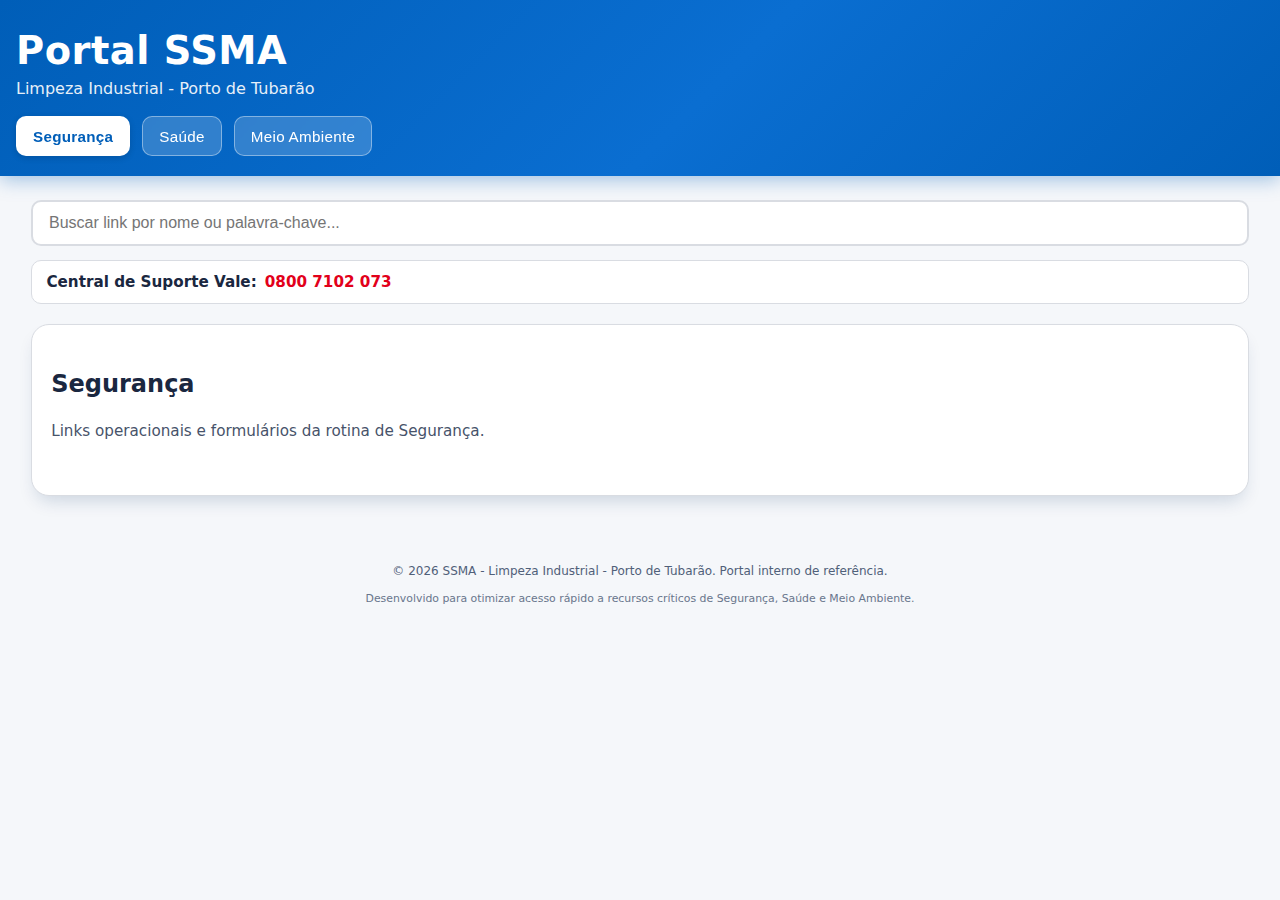
<file: index.html>
<!DOCTYPE html>
<html lang="pt-BR">
<head>
  <meta charset="UTF-8" />
  <title>Portal SSMA - Limpeza Industrial - Porto de Tubarão</title>
  <meta name="viewport" content="width=device-width,initial-scale=1" />
  <meta name="description" content="Portal unificado de links e recursos das áreas de Segurança, Saúde e Meio Ambiente (SSMA) - Limpeza Industrial - Porto de Tubarão." />
  <link rel="stylesheet" href="style.css" />
</head>
<body>
  <header class="app-header">
    <div class="branding">
      <h1>Portal SSMA</h1>
      <p class="subtitle">Limpeza Industrial - Porto de Tubarão</p>
    </div>
    <nav class="main-nav" aria-label="Seções principais">
      <button class="nav-btn active" data-target="seguranca" aria-controls="seguranca" aria-selected="true">Segurança</button>
      <button class="nav-btn" data-target="saude" aria-controls="saude" aria-selected="false">Saúde</button>
      <button class="nav-btn" data-target="meio-ambiente" aria-controls="meio-ambiente" aria-selected="false">Meio Ambiente</button>
    </nav>
  </header>

  <main>
    <section class="utilities">
      <label for="search" class="sr-only">Buscar links</label>
      <input id="search" type="search" placeholder="Buscar link por nome ou palavra-chave..." aria-label="Buscar link" />
      <div class="info-box">
        <strong>Central de Suporte Vale:</strong> <span class="tel">0800 7102 073</span>
      </div>
    </section>

    <section id="seguranca" class="tab-panel active" role="tabpanel" aria-labelledby="seguranca-tab">
      <h2>Segurança</h2>
      <p class="section-desc">Links operacionais e formulários da rotina de Segurança.</p>
      <div class="cards" id="seguranca-links"></div>
    </section>

    <section id="saude" class="tab-panel" role="tabpanel" aria-labelledby="saude-tab">
      <h2>Saúde</h2>
      <p class="section-desc">Recursos de saúde ocupacional, monitoramentos e formulários. (Preencher futuramente)</p>
      <div class="cards" id="saude-links">
        <div class="empty-hint">
          <p>Sem links cadastrados ainda. Envie a lista para adicionar.</p>
        </div>
      </div>
    </section>

    <section id="meio-ambiente" class="tab-panel" role="tabpanel" aria-labelledby="meio-ambiente-tab">
      <h2>Meio Ambiente</h2>
      <p class="section-desc">Ferramentas e fontes de controle ambiental. (Preencher futuramente)</p>
      <div class="cards" id="meio-ambiente-links">
        <div class="empty-hint">
          <p>Sem links cadastrados ainda. Envie a lista para adicionar.</p>
        </div>
      </div>
    </section>
  </main>

  <footer class="app-footer">
    <p>&copy; <span id="year"></span> SSMA - Limpeza Industrial - Porto de Tubarão. Portal interno de referência.</p>
    <p class="small">Desenvolvido para otimizar acesso rápido a recursos críticos de Segurança, Saúde e Meio Ambiente.</p>
  </footer>

  <script src="script.js"></script>
</body>
</html>
</file>
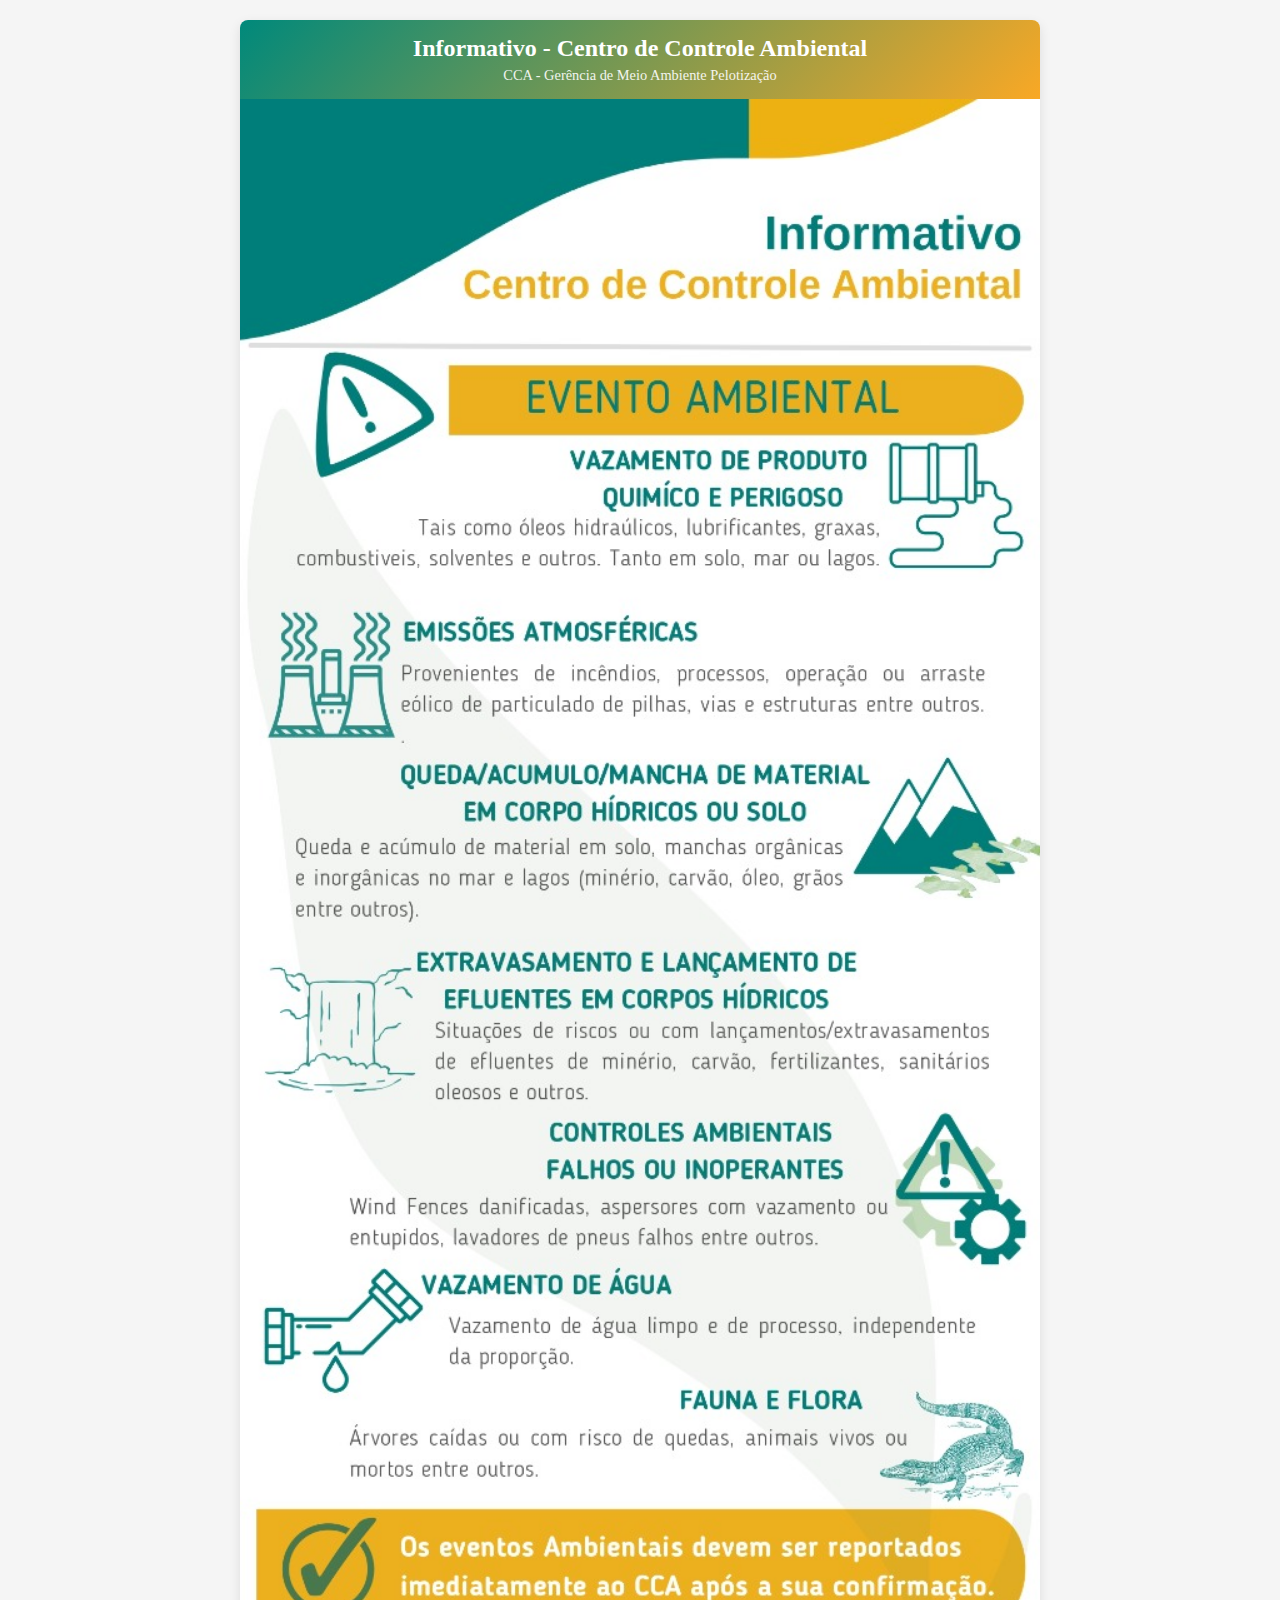
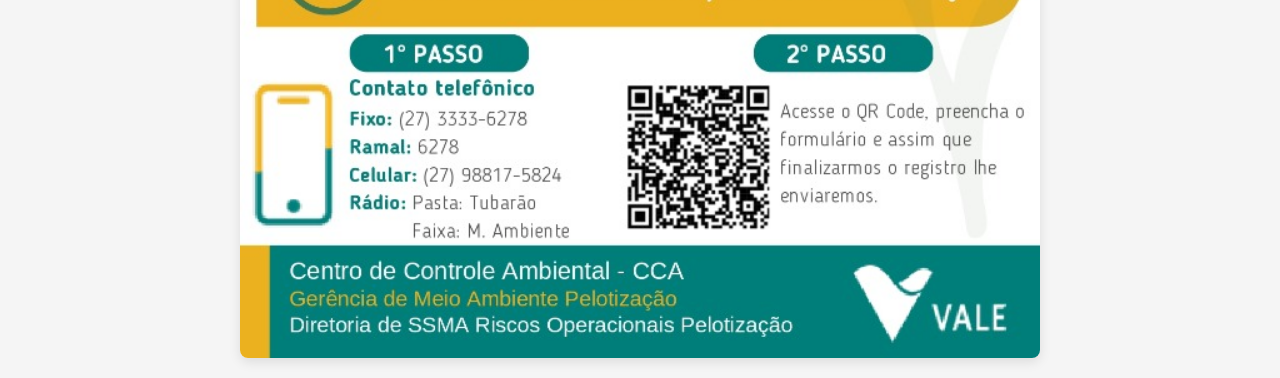
<file: assets/cca-informativo.html>
<!DOCTYPE html>
<html lang="pt-BR">
<head>
  <meta charset="UTF-8">
  <meta name="viewport" content="width=device-width, initial-scale=1.0">
  <title>Informativo CCA - Centro de Controle Ambiental</title>
  <style>
    * {
      margin: 0;
      padding: 0;
      box-sizing: border-box;
    }
    body {
      background: #f5f5f5;
      display: flex;
      justify-content: center;
      align-items: center;
      min-height: 100vh;
      padding: 20px;
    }
    .container {
      max-width: 800px;
      width: 100%;
      background: white;
      border-radius: 8px;
      box-shadow: 0 4px 12px rgba(0,0,0,0.1);
      overflow: hidden;
    }
    img {
      width: 100%;
      height: auto;
      display: block;
    }
    .header {
      background: linear-gradient(135deg, #00897B 0%, #F9A825 100%);
      color: white;
      padding: 15px 20px;
      text-align: center;
    }
    .header h1 {
      font-size: 1.5rem;
      margin-bottom: 5px;
    }
    .header p {
      font-size: 0.9rem;
      opacity: 0.9;
    }
  </style>
</head>
<body>
  <div class="container">
    <div class="header">
      <h1>Informativo - Centro de Controle Ambiental</h1>
      <p>CCA - Gerência de Meio Ambiente Pelotização</p>
    </div>
    <img src="images/cca-informativo.jpg" alt="Informativo sobre Eventos Ambientais - CCA">
  </div>
</body>
</html>
</file>
<file: style.css>
:root {
  --primary: #005EB8;
  --primary-rgb: 0,94,184;
  --accent: #E2001A;
  --bg: #f5f7fa;
  --panel: #ffffff;
  --text: #1A2740;
  --border: #d9dce2;
  --radius: 10px;
  --focus: #FFD200;
  --gradient: linear-gradient(135deg, #005EB8, #0a6ed1 55%, #005EB8 100%);
  color-scheme: light;
}

[data-theme="dark"] {
  --primary: #3d9bff;
  --primary-rgb: 61,155,255;
  --accent: #ff4757;
  --bg: #0d1117;
  --panel: #161b22;
  --text: #e6edf3;
  --border: #30363d;
  --focus: #ffd700;
  --gradient: linear-gradient(135deg, #1e3a5f, #2a4a7a 55%, #1e3a5f 100%);
  color-scheme: dark;
}

* { box-sizing: border-box; }

body {
  margin: 0;
  font-family: system-ui,-apple-system,Segoe UI,Roboto,Ubuntu,sans-serif;
  background: var(--bg);
  color: var(--text);
  line-height: 1.4;
}

.app-header {
  background: var(--gradient);
  color: #fff;
  padding: 1.5rem 1rem 1.25rem;
  display: flex;
  flex-direction: column;
  gap: 1rem;
  box-shadow: 0 4px 18px rgba(var(--primary-rgb),0.35);
}

.branding h1 {
  margin: 0;
  font-size: clamp(1.6rem, 4vw, 2.4rem);
  letter-spacing: 0.5px;
}

.subtitle { margin: 0; font-weight: 500; opacity: 0.9; }

.header-controls {
  display: flex;
  align-items: center;
  gap: 1rem;
  flex-wrap: wrap;
}

.main-nav {
  display: flex;
  gap: 0.75rem;
  flex-wrap: wrap;
  flex: 1;
}

.theme-toggle {
  background: rgba(255,255,255,0.2);
  border: 1px solid rgba(255,255,255,0.4);
  color: #fff;
  width: 42px;
  height: 42px;
  border-radius: 50%;
  cursor: pointer;
  display: flex;
  align-items: center;
  justify-content: center;
  transition: all 0.3s;
  flex-shrink: 0;
  -webkit-tap-highlight-color: transparent;
  touch-action: manipulation;
}

.theme-toggle:hover {
  background: rgba(255,255,255,0.35);
  transform: rotate(20deg);
}

.theme-toggle:active {
  background: rgba(255,255,255,0.45);
  transform: scale(0.95);
}

.theme-toggle:focus-visible {
  outline: 3px solid var(--focus);
  outline-offset: 2px;
}

.theme-toggle .sun-icon {
  display: block;
}

.theme-toggle .moon-icon {
  display: none;
}

[data-theme="dark"] .theme-toggle .sun-icon {
  display: none;
}

[data-theme="dark"] .theme-toggle .moon-icon {
  display: block;
}

.nav-btn {
  background: rgba(255,255,255,0.18);
  color: #fff;
  border: 1px solid rgba(255,255,255,0.4);
  padding: 0.65rem 1rem;
  font-size: 0.95rem;
  letter-spacing: 0.3px;
  border-radius: var(--radius);
  cursor: pointer;
  backdrop-filter: blur(4px);
  transition: background .25s, transform .2s;
}

.nav-btn:hover { background: rgba(255,255,255,0.3); }

.nav-btn.active {
  background: #fff;
  color: var(--primary);
  font-weight: 600;
  box-shadow: 0 2px 6px rgba(0,0,0,0.15);
}

.nav-btn:focus-visible {
  outline: 3px solid var(--focus);
  outline-offset: 2px;
}

main {
  width: min(1250px, 100%);
  margin: 1.5rem auto 2rem;
  padding: 0 1rem;
}

.utilities {
  margin-bottom: 1.5rem;
}

.utilities {
  display: flex;
  flex-direction: column;
  gap: 0.9rem;
  margin-bottom: 1.25rem;
}

#search {
  padding: 0.75rem 1rem;
  border: 2px solid var(--border);
  border-radius: var(--radius);
  font-size: 1rem;
  background: var(--panel);
  color: var(--text);
  width: 100%;
  transition: border-color .25s, box-shadow .25s;
}

#search:focus-visible {
  border-color: var(--primary);
  outline: none;
  box-shadow: 0 0 0 4px rgba(var(--primary-rgb),0.25);
}

.info-box {
  background: var(--panel);
  border: 1px solid var(--border);
  padding: 0.65rem 0.9rem;
  border-radius: var(--radius);
  font-size: 0.9rem;
  display: inline-flex;
  gap: .5rem;
  align-items: center;
  color: var(--text);
}

.support-info {
  display: flex;
  flex-direction: column;
  gap: 1rem;
  margin-top: 2rem;
  padding: 1.5rem;
  background: var(--panel);
  border-radius: 12px;
  border-top: 3px solid var(--primary);
  align-items: center;
}

.calendar-btn {
  display: flex;
  align-items: center;
  justify-content: center;
  gap: 0.75rem;
  padding: 1rem 2rem;
  background: var(--primary);
  color: #fff;
  border: none;
  border-radius: 8px;
  font-size: 1.1rem;
  font-weight: 600;
  cursor: pointer;
  transition: all 0.3s ease;
  box-shadow: 0 4px 12px rgba(var(--primary-rgb), 0.3);
  width: 100%;
  max-width: 400px;
  margin-bottom: 0.5rem;
}

.calendar-btn:hover {
  background: var(--primary-dark);
  transform: translateY(-2px);
  box-shadow: 0 6px 20px rgba(var(--primary-rgb), 0.4);
}

.calendar-btn:active {
  transform: translateY(0);
}

.calendar-btn svg {
  flex-shrink: 0;
}

.info-box {
  text-align: center;
  font-size: 0.95rem;
}

.tel { font-weight: 600; color: var(--accent); text-decoration: none; }

.tel:hover { text-decoration: underline; }

.tab-panel {
  display: none;
  animation: fade .35s ease;
  background: var(--panel);
  padding: 1.4rem 1.2rem 2rem;
  border: 1px solid var(--border);
  border-radius: 18px;
  box-shadow: 0 10px 18px -6px rgba(0,50,100,0.18);
}

.tab-panel.active { display: block; }

.section-desc {
  margin-top: .2rem;
  margin-bottom: 1.3rem;
  font-size: .95rem;
  color: #47536a;
}

.filter-tags {
  display: flex;
  gap: 0.6rem;
  margin-bottom: 1.3rem;
  flex-wrap: wrap;
}

.filter-tag {
  background: var(--panel);
  border: 2px solid var(--border);
  color: var(--text);
  padding: 0.5rem 1rem;
  border-radius: 25px;
  font-size: 0.85rem;
  font-weight: 600;
  cursor: pointer;
  transition: all .25s;
}

.filter-tag:hover {
  border-color: var(--primary);
  background: rgba(var(--primary-rgb), 0.05);
}

.filter-tag.active {
  background: var(--primary);
  color: #fff;
  border-color: var(--primary);
}

.filter-tag:focus-visible {
  outline: 3px solid var(--focus);
  outline-offset: 2px;
}

.cards {
  display: grid;
  gap: 1rem;
  grid-template-columns: repeat(auto-fill, minmax(260px, 1fr));
}

.card {
  background: var(--panel);
  border: 1px solid var(--border);
  border-radius: 16px;
  padding: 1rem 0.95rem 1rem;
  display: flex;
  flex-direction: column;
  gap: .65rem;
  position: relative;
  overflow: hidden;
  min-height: 140px;
  transition: transform .25s, box-shadow .3s;
}

.card::before {
  content: "";
  position: absolute;
  inset: 0;
  background: radial-gradient(circle at 82% 15%, rgba(var(--primary-rgb),0.13), transparent 70%);
  opacity: .9;
  pointer-events: none;
}

.card:hover {
  transform: translateY(-5px);
  box-shadow: 0 12px 28px -8px rgba(0,50,110,0.35);
}

.card h3 {
  margin: 0;
  font-size: 1.05rem;
  color: var(--primary);
  display: flex;
  align-items: flex-start;
  gap: 0.4rem;
}

.card p {
  margin: 0;
  font-size: 0.8rem;
  line-height: 1.25;
  color: #4a566d;
}

[data-theme="dark"] .card p {
  color: #8b949e;
}

.actions {
  margin-top: auto;
  display: flex;
  gap: .6rem;
  flex-wrap: wrap;
}

.btn-link {
  background: var(--primary);
  color: #fff;
  text-decoration: none;
  font-size: 0.75rem;
  padding: .55rem .85rem;
  border-radius: 30px;
  font-weight: 600;
  letter-spacing: .4px;
  display: inline-flex;
  align-items: center;
  gap: .35rem;
  transition: background .25s;
}

.btn-link.secondary { background: var(--accent); }

.btn-link:hover { background: #0a6ed1; }
.btn-link.secondary:hover { background: #ff3a2b; }

.badge {
  font-size: 0.55rem;
  padding: 3px 6px;
  background: var(--accent);
  color: #fff;
  border-radius: 5px;
  letter-spacing: .5px;
  font-weight: 600;
}

.subopcoes {
  margin-top: 0.8rem;
  padding-top: 0.8rem;
  border-top: 2px dashed var(--border);
  display: flex;
  flex-direction: column;
  gap: 0.7rem;
  animation: slideDown 0.3s ease;
}

.subopcao-item {
  background: rgba(var(--primary-rgb), 0.05);
  padding: 0.7rem;
  border-radius: 8px;
  display: flex;
  justify-content: space-between;
  align-items: center;
  gap: 0.5rem;
  border-left: 3px solid var(--primary);
}

.subopcao-item strong {
  font-size: 0.85rem;
  color: var(--text);
  flex: 1;
}

.subopcao-item .btn-link {
  flex-shrink: 0;
  font-size: 0.7rem;
  padding: 0.45rem 0.7rem;
}

.expand-btn {
  display: flex;
  align-items: center;
  gap: 0.4rem;
  cursor: pointer;
  border: none;
}

.expand-icon {
  font-size: 0.7rem;
  transition: transform 0.3s ease;
}

@keyframes slideDown {
  from {
    opacity: 0;
    transform: translateY(-10px);
  }
  to {
    opacity: 1;
    transform: translateY(0);
  }
}

.modal-overlay {
  position: fixed;
  inset: 0;
  background: rgba(0, 0, 0, 0.6);
  backdrop-filter: blur(4px);
  display: flex;
  align-items: center;
  justify-content: center;
  z-index: 9999;
  padding: 1rem;
  animation: fadeIn 0.25s ease;
}

.modal-content {
  background: var(--panel);
  border-radius: 16px;
  max-width: 650px;
  width: 100%;
  max-height: 85vh;
  display: flex;
  flex-direction: column;
  box-shadow: 0 20px 60px rgba(0, 0, 0, 0.3);
  animation: slideUp 0.3s ease;
}

.modal-header {
  padding: 1.25rem 1.5rem;
  border-bottom: 2px solid var(--border);
  display: flex;
  justify-content: space-between;
  align-items: center;
}

.modal-header h3 {
  margin: 0;
  color: var(--primary);
  font-size: 1.35rem;
}

.modal-close {
  background: none;
  border: none;
  font-size: 2rem;
  color: var(--text);
  cursor: pointer;
  width: 36px;
  height: 36px;
  display: flex;
  align-items: center;
  justify-content: center;
  border-radius: 50%;
  transition: background 0.2s;
  line-height: 1;
  opacity: 0.7;
}

.modal-close:hover {
  background: rgba(var(--primary-rgb), 0.15);
  opacity: 1;
}

.modal-body {
  padding: 1.25rem 1.5rem;
  overflow-y: auto;
  flex: 1;
}

.inspection-search {
  width: 100%;
  padding: 0.7rem 1rem;
  border: 2px solid var(--border);
  border-radius: var(--radius);
  font-size: 0.95rem;
  margin-bottom: 1rem;
  transition: border-color 0.25s;
  background: var(--bg);
  color: var(--text);
}

.inspection-search:focus {
  outline: none;
  border-color: var(--primary);
  box-shadow: 0 0 0 3px rgba(var(--primary-rgb), 0.15);
}

.inspection-list {
  display: flex;
  flex-direction: column;
  gap: 0.7rem;
}

.inspection-item {
  display: flex;
  justify-content: space-between;
  align-items: center;
  gap: 1rem;
  padding: 0.9rem;
  background: rgba(var(--primary-rgb), 0.04);
  border: 1px solid var(--border);
  border-radius: 10px;
  transition: all 0.2s;
}

.inspection-item:hover {
  background: rgba(var(--primary-rgb), 0.08);
  border-color: var(--primary);
}

.inspection-info {
  flex: 1;
  display: flex;
  flex-direction: column;
  gap: 0.25rem;
}

.inspection-info strong {
  color: var(--primary);
  font-size: 0.9rem;
  font-family: 'Courier New', monospace;
}

.inspection-info span {
  color: var(--text);
  font-size: 0.85rem;
  line-height: 1.3;
}

.art-area {
  color: var(--accent) !important;
  font-weight: 600;
  font-size: 0.8rem !important;
  text-transform: uppercase;
}

.btn-copy {
  background: var(--primary);
  color: #fff;
  border: none;
  padding: 0.5rem 0.85rem;
  border-radius: 6px;
  font-size: 0.8rem;
  font-weight: 600;
  cursor: pointer;
  display: flex;
  align-items: center;
  gap: 0.35rem;
  transition: background 0.25s;
  white-space: nowrap;
}

.btn-copy:hover {
  background: #0a6ed1;
}

.btn-copy svg {
  flex-shrink: 0;
}

@keyframes fadeIn {
  from { opacity: 0; }
  to { opacity: 1; }
}

@keyframes slideUp {
  from {
    opacity: 0;
    transform: translateY(30px);
  }
  to {
    opacity: 1;
    transform: translateY(0);
  }
}

@media (max-width: 640px) {
  .inspection-item {
    flex-direction: column;
    align-items: flex-start;
  }
  
  .btn-copy {
    width: 100%;
    justify-content: center;
  }
}

.empty-hint {
  grid-column: 1 / -1;
  background: repeating-linear-gradient(45deg,#fafafb,#fafafb 10px,#f1f2f5 10px,#f1f2f5 20px);
  padding: 1.25rem 1rem;
  border: 1px dashed var(--border);
  border-radius: 14px;
  text-align: center;
  font-size: .9rem;
  color: #5b6475;
}

.app-footer {
  text-align: center;
  padding: 1.4rem .9rem 2.2rem;
  font-size: .75rem;
  color: #506079;
}

.small { margin-top: .45rem; font-size: .68rem; opacity: .85; }

@keyframes fade {
  from { opacity: 0; transform: translateY(8px); }
  to { opacity: 1; transform: translateY(0); }
}

.sr-only {
  position: absolute;
  width: 1px;
  height:1px;
  padding:0;
  margin:-1px;
  overflow:hidden;
  clip:rect(0 0 0 0);
  border:0;
}

@media (max-width: 640px) {
  .cards { grid-template-columns: minmax(0, 1fr); }
  .nav-btn { flex: 1 1 auto; text-align: center; }
  
  .header-controls {
    width: 100%;
  }
  
  .main-nav {
    width: 100%;
  }
  
  .theme-toggle {
    position: absolute;
    top: 1rem;
    right: 1rem;
    z-index: 10;
  }
  
  .branding {
    padding-right: 50px;
  }
  
  .calendar-modal .modal-content {
    max-width: 98vw !important;
    width: 98vw !important;
    max-height: 90vh;
    overflow-y: auto;
    padding: 0.3rem;
    margin: 0;
  }
  
  .modal-body {
    padding: 0.3rem;
    overflow-x: hidden;
    width: 100%;
  }
  
  .calendar-container {
    width: 100%;
    overflow-x: hidden;
  }
  
  .calendar-header {
    padding: 0.4rem;
    margin-bottom: 0.5rem;
  }
  
  .calendar-header h4 {
    font-size: 0.85rem;
  }
  
  .calendar-nav {
    padding: 0.25rem 0.5rem;
    font-size: 0.9rem;
  }
  
  .calendar-weekdays {
    display: none; /* Oculta dias da semana no mobile */
  }
  
  .calendar-days {
    display: grid;
    grid-template-columns: repeat(4, minmax(0, 1fr));
    gap: 0.5rem;
    width: 100%;
    padding: 0.5rem;
  }
  
  .calendar-day {
    padding: 0.5rem;
    min-height: 110px;
    max-height: none;
    font-size: 0.85rem;
    box-sizing: border-box;
    overflow: visible;
    display: flex;
    flex-direction: column;
    justify-content: flex-start;
  }
  
  .calendar-day.empty {
    display: none; /* Oculta dias vazios no mobile */
  }
  
  .weekday-label {
    font-size: 0.85rem;
    text-transform: uppercase;
    letter-spacing: 0.03em;
  }
  
  .day-number {
    font-size: 0.9rem;
    margin-bottom: 0.3rem;
    font-weight: 700;
  }
  
  .day-scales {
    gap: 0.25rem;
    width: 100%;
  }
  
  .scale-row {
    gap: 0.25rem;
    flex-wrap: nowrap;
    width: 100%;
    justify-content: flex-start;
  }
  
  .scale-label {
    font-size: 0.7rem;
    min-width: auto;
    max-width: none;
    flex-shrink: 0;
  }
  
  .scale-letter {
    font-size: 0.75rem;
    padding: 2px 4px;
    min-width: auto;
    max-width: none;
    flex-shrink: 0;
  }
  
  .calendar-legend {
    font-size: 0.6rem;
    gap: 0.4rem;
    padding: 0.3rem;
    justify-content: center;
  }
}

/* Estilos do Calendário */
.calendar-modal .modal-content {
  max-width: 850px;
}

.calendar-legend {
  display: flex;
  gap: 1.5rem;
  margin-bottom: 1rem;
  padding: 0.75rem;
  background: rgba(var(--primary-rgb), 0.05);
  border-radius: 8px;
  font-size: 0.85rem;
  flex-wrap: wrap;
}

.legend-day {
  color: var(--primary);
}

.legend-night {
  color: #666;
}

[data-theme="dark"] .legend-night {
  color: #aaa;
}

.calendar-header {
  display: flex;
  justify-content: space-between;
  align-items: center;
  margin-bottom: 1rem;
  padding: 0.75rem;
  background: var(--primary);
  color: #fff;
  border-radius: 8px;
}

.calendar-header h4 {
  margin: 0;
  font-size: 1.1rem;
}

.calendar-nav {
  background: rgba(255,255,255,0.2);
  border: 1px solid rgba(255,255,255,0.3);
  color: #fff;
  padding: 0.4rem 0.8rem;
  border-radius: 6px;
  cursor: pointer;
  font-size: 1.2rem;
  transition: background 0.2s;
}

.calendar-nav:hover {
  background: rgba(255,255,255,0.3);
}

.calendar-weekdays {
  display: grid;
  grid-template-columns: repeat(7, 1fr);
  gap: 4px;
  margin-bottom: 4px;
  font-weight: 600;
  text-align: center;
  font-size: 0.85rem;
  color: var(--primary);
}

.calendar-days {
  display: grid;
  grid-template-columns: repeat(7, 1fr);
  gap: 4px;
}

.calendar-day {
  background: var(--panel);
  border: 1px solid var(--border);
  border-radius: 6px;
  padding: 0.4rem;
  min-height: 85px;
  display: flex;
  flex-direction: column;
  transition: transform 0.2s, box-shadow 0.2s;
}

.weekday-label {
  font-size: 0.75rem;
  font-weight: 600;
  color: var(--primary);
}

.calendar-day:hover:not(.empty) {
  transform: translateY(-2px);
  box-shadow: 0 4px 12px rgba(var(--primary-rgb), 0.2);
}

.calendar-day.empty {
  background: transparent;
  border: none;
}

.calendar-day.today {
  border: 2px solid var(--primary);
  background: rgba(var(--primary-rgb), 0.08);
}

.day-number {
  font-weight: 600;
  font-size: 0.9rem;
  margin-bottom: 0.3rem;
  color: var(--text);
}

.day-scales {
  display: flex;
  flex-direction: column;
  gap: 0.25rem;
  font-size: 0.7rem;
}

.scale-row {
  display: flex;
  align-items: center;
  gap: 0.25rem;
}

.scale-label {
  font-weight: 600;
  font-size: 0.65rem;
  color: var(--text);
  opacity: 0.7;
  min-width: 24px;
}

.scale-letter {
  background: var(--primary);
  color: #fff;
  padding: 2px 5px;
  border-radius: 3px;
  font-weight: 700;
  font-size: 0.7rem;
  min-width: 18px;
  text-align: center;
}

.scale-letter.night {
  background: #666;
}

[data-theme="dark"] .scale-letter.night {
  background: #555;
}

/* Manobras Modal Styles */
.manobras-btn {
  background: linear-gradient(135deg, #28a745, #20c997);
  margin-top: 0.5rem;
}

.manobras-btn:hover {
  background: linear-gradient(135deg, #218838, #1aa179);
  transform: translateY(-1px);
}

.manobras-modal {
  max-width: 900px;
}

.last-update {
  background: var(--bg);
  padding: 0.75rem 1rem;
  border-radius: 8px;
  margin-bottom: 1rem;
  font-size: 0.9rem;
  border: 1px solid var(--border);
}

.manobras-table {
  width: 100%;
  border-collapse: collapse;
  margin-bottom: 1rem;
  background: var(--panel);
  border-radius: 8px;
  overflow: hidden;
  box-shadow: 0 2px 8px rgba(0,0,0,0.1);
}

.manobras-table thead {
  background: var(--primary);
  color: #fff;
}

.manobras-table th {
  padding: 0.75rem;
  text-align: left;
  font-weight: 600;
  font-size: 0.9rem;
  border-bottom: 2px solid rgba(255,255,255,0.2);
}

.manobras-table td {
  padding: 0.75rem;
  border-bottom: 1px solid var(--border);
  font-size: 0.85rem;
}

.manobras-table tbody tr:hover {
  background: rgba(var(--primary-rgb), 0.05);
}

.manobras-table tbody tr:last-child td {
  border-bottom: none;
}

.status-badge {
  padding: 4px 10px;
  border-radius: 12px;
  font-size: 0.75rem;
  font-weight: 600;
  text-transform: uppercase;
  white-space: nowrap;
  display: inline-block;
}

.status-previsto {
  background: #fff3cd;
  color: #856404;
  border: 1px solid #ffeaa7;
}

.status-confirmado {
  background: #d4edda;
  color: #155724;
  border: 1px solid #c3e6cb;
}

.status-cancelado {
  background: #f8d7da;
  color: #721c24;
  border: 1px solid #f5c6cb;
}

.status-concluido {
  background: #d1ecf1;
  color: #0c5460;
  border: 1px solid #bee5eb;
}

[data-theme="dark"] .status-previsto {
  background: #5a4a1a;
  color: #ffc107;
  border-color: #6c5a1f;
}

[data-theme="dark"] .status-confirmado {
  background: #1a4a2a;
  color: #28a745;
  border-color: #2a5a3a;
}

[data-theme="dark"] .status-cancelado {
  background: #4a1a1a;
  color: #dc3545;
  border-color: #5a2a2a;
}

[data-theme="dark"] .status-concluido {
  background: #1a3a4a;
  color: #17a2b8;
  border-color: #2a4a5a;
}

.no-data {
  text-align: center;
  padding: 2rem;
  color: #666;
  font-style: italic;
}

.modal-footer {
  margin-top: 1rem;
  padding-top: 1rem;
  border-top: 1px solid var(--border);
  display: flex;
  justify-content: center;
}

.btn-refresh {
  background: var(--primary);
  color: #fff;
  border: none;
  padding: 0.75rem 1.5rem;
  border-radius: 8px;
  font-size: 0.9rem;
  font-weight: 600;
  cursor: pointer;
  display: flex;
  align-items: center;
  gap: 0.5rem;
  transition: all 0.3s ease;
}

.btn-refresh:hover:not(:disabled) {
  background: var(--accent);
  transform: translateY(-2px);
  box-shadow: 0 4px 12px rgba(var(--primary-rgb), 0.3);
}

.btn-refresh:disabled {
  opacity: 0.6;
  cursor: not-allowed;
}

.btn-refresh svg {
  animation: none;
}

.btn-refresh:disabled svg {
  animation: spin 1s linear infinite;
}

@keyframes spin {
  from { transform: rotate(0deg); }
  to { transform: rotate(360deg); }
}

@keyframes slideIn {
  from {
    transform: translateX(400px);
    opacity: 0;
  }
  to {
    transform: translateX(0);
    opacity: 1;
  }
}

@keyframes slideOut {
  from {
    transform: translateX(0);
    opacity: 1;
  }
  to {
    transform: translateX(400px);
    opacity: 0;
  }
}

/* Responsive table */
@media (max-width: 768px) {
  .manobras-table {
    font-size: 0.75rem;
  }
  
  .manobras-table th,
  .manobras-table td {
    padding: 0.5rem 0.25rem;
  }
  
  .manobras-modal {
    max-width: 95vw;
  }
  
  .modal-body {
    max-height: 70vh;
    overflow-y: auto;
  }
}
</file>
